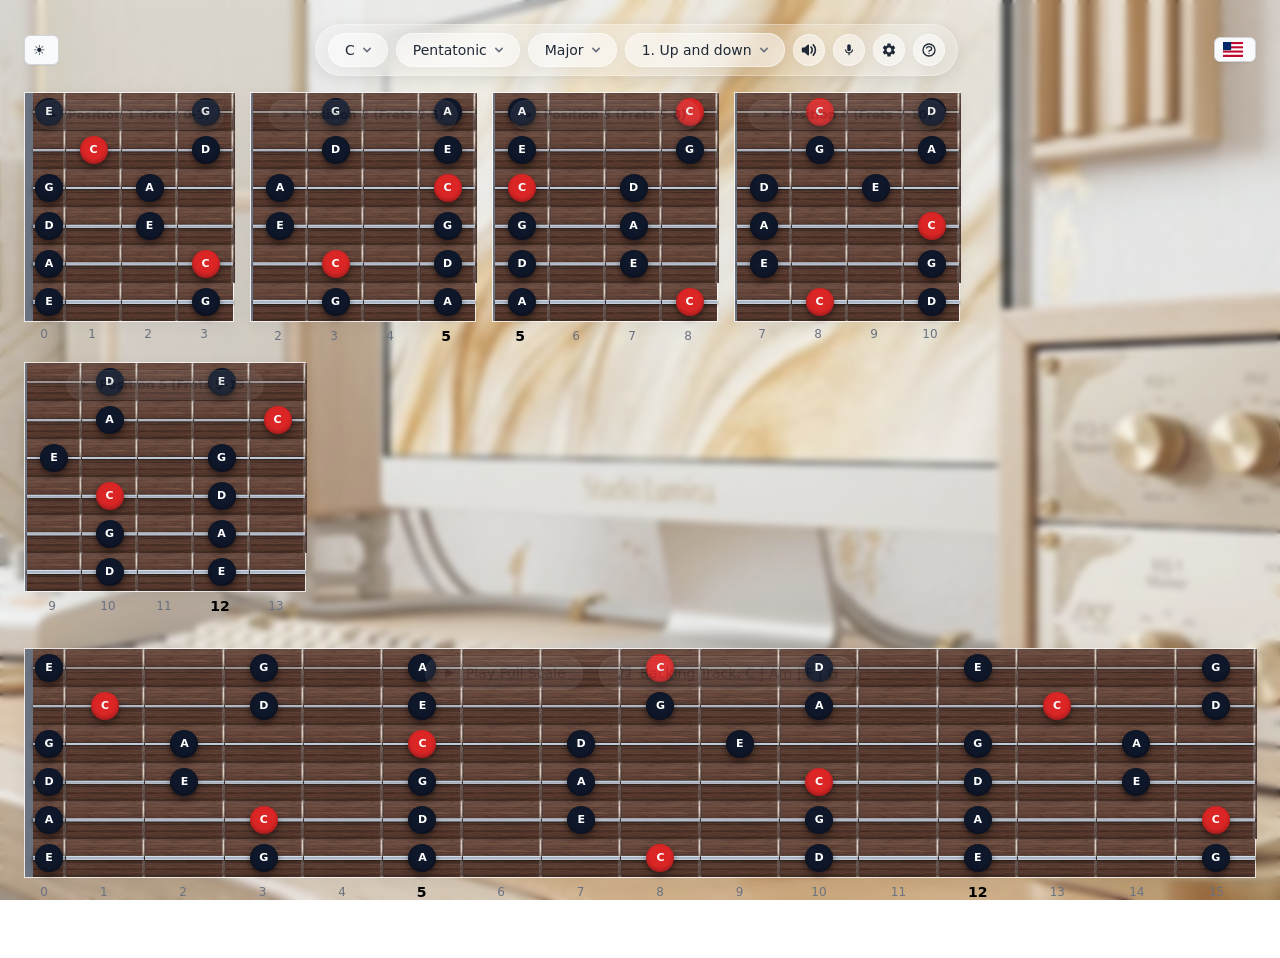
<file: index.html>
<!DOCTYPE html>
<html lang="pt-BR">
<head>
    <meta charset="UTF-8">
    <meta name="viewport" content="width=device-width, initial-scale=1.0">
    <title>Tutor de Escalas</title>
    
    <link rel="stylesheet" href="css/base.css">
    <link rel="stylesheet" href="css/fretboard.css">
    <link rel="stylesheet" href="css/ui.css">
    <link rel="stylesheet" href="css/themes.css">
</head>

<body class="p-6 max-w-[1400px] mx-auto relative min-h-screen" data-skin="light">

    <div id="view-modals"></div>
    <div id="help-container"></div>
    
    <div id="view-topbar" class="relative flex flex-wrap items-center justify-between mb-4 z-[100] gap-4 w-full"></div>
    
    <div id="secondary-controls" class="flex flex-wrap justify-center items-center mb-8 relative z-50 hidden"></div>
    
    <div id="positions-container" class="flex flex-wrap justify-start gap-4 md:gap-6 mb-8" dir="ltr"></div>

    <div class="mb-8 overflow-x-auto hide-scrollbar">
         <div id="main-fretboard-container" class="min-w-[900px] flex flex-col relative">
            <div id="view-floating-play" class="floating-play-btn flex gap-4"></div>
            <div id="main-fretboard" dir="ltr"></div>
        </div>
    </div>

    <script src="js/ui/views/modals.js"></script>
    <script src="js/ui/views/topbar.js"></script>
    <script src="js/ui/views/secondary.js"></script>
    <script src="js/ui/views/floating.js"></script>

    <script src="js/data/flags.js"></script>
    <script src="js/data/consts.js"></script>
    <script src="js/music/audio.js"></script>
    <script src="js/music/theory.js"></script>
    
    <script src="js/music/sequencer.js"></script>
    <script src="js/music/backingtrack.js"></script>
    
    <script src="js/music/pitch.js"></script> 
    <script src="js/music/mic.js"></script>
    
    <script src="js/ui/i18n.js"></script>
    <script src="js/ui/render.js"></script>
    <script src="js/ui/layout.js"></script>
    <script src="js/ui/ui.js"></script>
    <script src="js/ui/mic_feedback.js"></script>
    <script src="js/ui/mic_score.js"></script>
    <script src="js/ui/mic_ui.js"></script>
    <script src="js/ui/observer.js"></script>
    <script src="js/ui/events.js"></script>
    <script src="js/core/stats.js"></script>

    <script src="js/app.js"></script>
</body>
</html>
</file>
<file: css/base.css>
/* ==========================================================================
   CSS BASE & RESET
   ========================================================================== */

*, ::before, ::after { box-sizing: border-box; margin: 0; padding: 0; border-width: 0; border-style: solid; border-color: currentColor; }
html { font-family: -apple-system, BlinkMacSystemFont, "Segoe UI", Roboto, Helvetica, Arial, sans-serif; line-height: 1.5; }

body { 
    margin: 0;
    font-family: ui-sans-serif, system-ui, -apple-system, BlinkMacSystemFont, "Segoe UI", Roboto, "Helvetica Neue", Arial, sans-serif;
}

button, input, select { font-family: inherit; font-size: 100%; margin: 0; outline: none; }
button { cursor: pointer; background-color: transparent; }
a { text-decoration: inherit; color: inherit; }
svg { display: block; } /* WARNING CORRIGIDO AQUI */

/* ==========================================================================
   CLASSES UTILITÁRIAS (Sistema Grid e Layout)
   ========================================================================== */
.flex { display: flex; } .grid { display: grid; } .hidden { display: none !important; } .block { display: block; }
.inline-block { display: inline-block; } .inline-flex { display: inline-flex; }
.flex-col { flex-direction: column; } .flex-row { flex-direction: row; } .flex-wrap { flex-wrap: wrap; }
.items-center { align-items: center; } .items-end { align-items: flex-end; }
.justify-center { justify-content: center; } .justify-between { justify-content: space-between; } .justify-end { justify-content: flex-end; } .justify-start { justify-content: flex-start; }
.gap-1 { gap: 0.25rem; } .gap-2 { gap: 0.5rem; } .gap-3 { gap: 0.75rem; } .gap-4 { gap: 1rem; } .gap-6 { gap: 1.5rem; }
.flex-1 { flex: 1 1 0%; } .flex-none { flex: none; } .flex-shrink-0 { flex-shrink: 0; }

.w-full { width: 100%; } .w-4 { width: 1rem; } .h-4 { height: 1rem; } .w-5 { width: 1.25rem; } .h-5 { height: 1.25rem; }
.w-8 { width: 2rem; } .h-8 { height: 2rem; } .w-10 { width: 2.5rem; } .h-10 { height: 2.5rem; }
.w-12 { width: 3rem; } .w-16 { width: 4rem; } .w-20 { width: 5rem; } .w-32 { width: 8rem; } .w-36 { width: 9rem; } .w-44 { width: 11rem; } .w-48 { width: 12rem; } .w-64 { width: 16rem; }
.min-w-\[900px\] { min-width: 900px; } .min-h-\[38px\] { min-height: 38px; }
.max-w-\[1400px\] { max-width: 1400px; } .min-h-screen { min-height: 100vh; }
.inset-0 { top: 0; right: 0; bottom: 0; left: 0; } .inset-y-0 { top: 0; bottom: 0; }
.transform { transform: translate(var(--tw-translate-x), var(--tw-translate-y)) rotate(var(--tw-rotate)) skewX(var(--tw-skew-x)) skewY(var(--tw-skew-y)) scaleX(var(--tw-scale-x)) scaleY(var(--tw-scale-y)); }
.-translate-y-1\/2 { --tw-translate-y: -50%; }

.mx-auto { margin-left: auto; margin-right: auto; }
.mb-1 { margin-bottom: 0.25rem; } .mb-2 { margin-bottom: 0.5rem; } .mb-4 { margin-bottom: 1rem; } .mb-8 { margin-bottom: 2rem; } .mb-10 { margin-bottom: 2.5rem; }
.mt-1 { margin-top: 0.25rem; } .mt-3 { margin-top: 0.75rem; } .mt-4 { margin-top: 1rem; } .mt-12 { margin-top: 3rem; }
.ml-2 { margin-left: 0.5rem; } .ml-0\.5 { margin-left: 0.125rem; } .mr-2 { margin-right: 0.5rem; }
.p-5 { padding: 1.25rem; } .p-6 { padding: 1.5rem; } .pb-4 { padding-bottom: 1rem; }
.px-1 { padding-left: 0.25rem; padding-right: 0.25rem; } .px-2 { padding-left: 0.5rem; padding-right: 0.5rem; }
.px-3 { padding-left: 0.75rem; padding-right: 0.75rem; } .px-4 { padding-left: 1rem; padding-right: 1rem; }
.py-1 { padding-top: 0.25rem; padding-bottom: 0.25rem; } .py-1\.5 { padding-top: 0.375rem; padding-bottom: 0.375rem; }
.pr-8 { padding-right: 2rem; }

.text-xs { font-size: 0.75rem; line-height: 1rem; } .text-sm { font-size: 0.875rem; line-height: 1.25rem; }
.text-base { font-size: 1rem; line-height: 1.5rem; } .text-xl { font-size: 1.25rem; line-height: 1.75rem; }
.text-2xl { font-size: 1.5rem; line-height: 2rem; } .text-3xl { font-size: 1.875rem; line-height: 2.25rem; }
.text-4xl { font-size: 2.25rem; line-height: 2.5rem; }
.font-normal { font-weight: 400; } .font-medium { font-weight: 500; } .font-semibold { font-weight: 600; } .font-bold { font-weight: 700; }
.text-center { text-align: center; } .uppercase { text-transform: uppercase; } .whitespace-nowrap { white-space: nowrap; }

.relative { position: relative; } .absolute { position: absolute; } .top-0 { top: 0; } .right-0 { right: 0; }
.origin-top-right { transform-origin: top right; } .origin-top-left { transform-origin: top left; } .z-50 { z-index: 50; } .z-\[100\] { z-index: 100; }
.pointer-events-none { pointer-events: none; } .opacity-0 { opacity: 0; }

.bg-white { background-color: #ffffff; } .bg-gray-50 { background-color: #f9fafb; } .bg-gray-100 { background-color: #f3f4f6; }
.bg-gray-200 { background-color: #e5e7eb; } .bg-gray-300 { background-color: #d1d5db; } .bg-blue-50 { background-color: #eff6ff; }
.bg-blue-500 { background-color: #3b82f6; } .bg-blue-600 { background-color: #2563eb; } .bg-red-50 { background-color: #fef2f2; } 

.bg-red-600 { background-color: #dc2626 !important; } 
.bg-black { background-color: #0f172a !important; }

.text-gray-500 { color: #6b7280; } .text-gray-600 { color: #4b5563; } .text-gray-700 { color: #374151; }
.text-gray-800 { color: #1f2937; } .text-black { color: #000000; } .text-white { color: #ffffff; }
.text-blue-500 { color: #3b82f6; } .text-blue-600 { color: #2563eb; } .text-blue-700 { color: #1d4ed8; } .text-blue-900 { color: #1e3a8a; } .text-red-700 { color: #b91c1c; }
.border { border-width: 1px; } .border-t { border-top-width: 1px; } .border-b { border-bottom-width: 1px; }
.border-l { border-left-width: 1px; } .border-r { border-right-width: 1px; } .border-l-2 { border-left-width: 2px; } .border-l-8 { border-left-width: 8px; }
.border-gray-100 { border-color: #f3f4f6; } .border-gray-200 { border-color: #e5e7eb; } .border-gray-300 { border-color: #d1d5db; }
.border-gray-400 { border-color: #9ca3af; } .border-gray-500 { border-color: #6b7280; } .border-gray-600 { border-color: #4b5563; }
.border-blue-200 { border-color: #bfdbfe; } .border-red-200 { border-color: #fecaca; }

.rounded { border-radius: 0.25rem; } .rounded-sm { border-radius: 0.125rem; } .rounded-md { border-radius: 0.375rem; }
.rounded-lg { border-radius: 0.5rem; } .rounded-full { border-radius: 9999px; }
.shadow-sm { box-shadow: 0 1px 2px 0 rgba(0, 0, 0, 0.05); } .shadow-lg { box-shadow: 0 10px 15px -3px rgba(0, 0, 0, 0.1), 0 4px 6px -2px rgba(0, 0, 0, 0.05); }

.cursor-pointer { cursor: pointer; } .appearance-none { appearance: none; -webkit-appearance: none; }
.transition-colors { transition-property: color, background-color, border-color, fill, stroke; transition-duration: 150ms; }
.hover\:bg-gray-100:hover { background-color: #f3f4f6; } .hover\:bg-gray-200:hover { background-color: #e5e7eb; }

.hide-scrollbar { -ms-overflow-style: none; scrollbar-width: none; }
.hide-scrollbar::-webkit-scrollbar { display: none; }

@media (min-width: 768px) {
    .md\:flex-row { flex-direction: row; }
    .md\:grid-cols-2 { grid-template-columns: repeat(2, minmax(0, 1fr)); }
    .md\:w-auto { width: auto; }
    .md\:text-3xl { font-size: 1.875rem; line-height: 2.25rem; } .md\:text-4xl { font-size: 2.25rem; line-height: 2.5rem; }
    .md\:w-12 { width: 3rem; } .md\:h-12 { height: 3rem; }
    .md\:inline-block { display: inline-block !important; }
}
@media (min-width: 1024px) {
    .lg\:flex-row { flex-direction: row; }
    .lg\:grid-cols-5 { grid-template-columns: repeat(5, minmax(0, 1fr)); }
    .lg\:w-auto { width: auto; } .lg\:w-\[260px\] { width: 260px; }
    .lg\:justify-start { justify-content: flex-start; } .lg\:justify-end { justify-content: flex-end; }
    .lg\:block { display: block; }
}
</file>
<file: css/fretboard.css>
/* ==========================================================================
   BRAÇO DA GUITARRA (FRETBOARD)
   ========================================================================== */

.fretboard-container {
    display: flex; flex-direction: column; width: 100%;
    position: relative;
    border-radius: 4px;
    box-shadow: 0 10px 25px rgba(0,0,0,0.4); 
    overflow: hidden;
    background-color: #1e1e1e;
}

.string {
    display: flex; width: 100%; height: 34px; position: relative;
    z-index: 1; 
}

/* A MÁGICA DA TEXTURA: Célula de traste individual */
.fret, .fret-cell {
    position: relative; 
    z-index: auto !important; 
    display: flex; justify-content: center; align-items: center;
    border-right: none !important; 
    
    /* CORREÇÃO: Adicionado ../ antes de img/ */
    background-image: url('../img/fret.png') !important;
    background-size: 100% 100% !important;
    background-position: center !important;
    background-repeat: no-repeat !important;
    background-color: transparent !important; 
}

.fret::after, .fret-cell::after {
    content: '';
    position: absolute;
    top: 0; bottom: 0;
    right: -2px; 
    width: 4px; 
    
    /* CORREÇÃO: Adicionado ../ antes de img/ */
    background-image: url('../img/traste.png');
    background-size: 100% 100%;
    background-position: center;
    background-repeat: no-repeat;
    
    z-index: 4 !important; 
    pointer-events: none;
}

/* Pestana (Traste 0) */
.fret.fret-0, .fret-cell.fret-0 {
    border-right: 6px solid #cbd5e1 !important; 
    background-image: none !important;
    background-color: #f8fafc !important;
}

.fret.fret-0::after, .fret-cell.fret-0::after,
.fret:last-child::after, .fret-cell:last-child::after {
    display: none !important;
}

/* NUMERAÇÃO DOS TRASTES */
.fret-numbers {
    display: flex; width: 100%; height: 20px;
    font-size: 11px; color: #ffffff; font-weight: bold;
    text-shadow: 0 1px 3px rgba(0,0,0,0.8);
}
.fret-numbers > div {
    display: flex; justify-content: center; align-items: center;
}

/* CORDAS E ESPESSURAS */
.string-line {
    position: absolute; 
    left: 0; 
    right: 0 !important; 
    top: 50%; transform: translateY(-50%);
    background: linear-gradient(to bottom, #f1f5f9, #94a3b8, #e2e8f0) !important;
    z-index: 5 !important; 
    box-shadow: 0 1px 3px rgba(0,0,0,0.8) !important;
    pointer-events: none; 
    display: block !important; 
    height: 2px !important; 
}

.fret.fret-0 .string-line, .fret-cell.fret-0 .string-line {
    right: -6px !important;
}

.string:nth-of-type(1) .string-line, .string-1 .string-line { height: 1px !important; }
.string:nth-of-type(2) .string-line, .string-2 .string-line { height: 1.5px !important; }
.string:nth-of-type(3) .string-line, .string-3 .string-line { height: 2px !important; }
.string:nth-of-type(4) .string-line, .string-4 .string-line { height: 2.5px !important; }
.string:nth-of-type(5) .string-line, .string-5 .string-line { height: 3.2px !important; }
.string:nth-of-type(6) .string-line, .string-6 .string-line { height: 4.2px !important; }

/* NOTAS (DOTS), DIGITAÇÃO E ANIMAÇÕES */
.note-dot { 
    position: relative; 
    z-index: 10 !important; 
    width: 28px; 
    height: 28px; 
    border-radius: 50%; 
    display: flex; 
    align-items: center; justify-content: center; 
    color: white; 
    box-shadow: 0 3px 6px rgba(0,0,0,0.5), inset 0 -2px 4px rgba(0,0,0,0.3);
    transition: all 0.1s ease-in-out; 
}

.note-label {
    font-size: 11px; 
    font-weight: bold; 
    color: inherit; 
    z-index: 1; 
    pointer-events: none;
}

.finger-hint {
    position: absolute;
    bottom: -2px; 
    right: -2px; 
    width: 14px; 
    height: 14px; 
    background-color: white; 
    color: black; 
    border-radius: 50%;
    border: 1px solid rgba(0,0,0,0.5);
    display: flex; 
    align-items: center; 
    justify-content: center; 
    font-size: 9px; 
    font-weight: bold; 
    z-index: 2; 
    box-shadow: 0 1px 3px rgba(0,0,0,0.3);
    pointer-events: none;
}

.note-hidden { opacity: 0 !important; pointer-events: none; }

.playing-note { 
    box-shadow: 0 0 16px 8px rgba(250, 204, 21, 0.85) !important; 
    transform: scale(1.35) !important; 
    z-index: 30 !important; 
    border: 2px solid white !important; 
}

.tuning-dot { width: 24px; height: 24px; border-radius: 50%; background-color: #111827; color: white; display: flex; align-items: center; justify-content: center; font-size: 11px; font-weight: bold; }
</file>
<file: css/ui.css>
/* ==========================================================================
   CONTROLES DE UI, LAYOUTS ESPECÍFICOS & MODAIS
   ========================================================================== */

/* Inputs Numéricos e Selects com Seta Customizada */
select, input[type="number"] {
    background-image: url("data:image/svg+xml;charset=utf-8,%3Csvg xmlns='http://www.w3.org/2000/svg' fill='none' viewBox='0 0 20 20'%3E%3Cpath stroke='%236b7280' stroke-linecap='round' stroke-linejoin='round' stroke-width='1.5' d='m6 8 4 4 4-4'/%3E%3C/svg%3E");
    background-position: right .5rem center; background-repeat: no-repeat; background-size: 1.5em 1.5em;
}

input[type="number"] { 
    background-image: none; 
    -moz-appearance: textfield;
    appearance: textfield; /* WARNING CORRIGIDO AQUI */
}

input[type="number"]::-webkit-inner-spin-button, input[type="number"]::-webkit-outer-spin-button { 
    -webkit-appearance: none; 
    margin: 0;
}

[dir="rtl"] select { background-position: left .5rem center; }

/* ==========================================================================
   VISIBILIDADE E ANIMAÇÃO DOS CONTROLES SECUNDÁRIOS
   ========================================================================== */
#secondary-controls.hidden {
    display: none !important;
}

#secondary-controls {
    display: flex;
    animation: fadeIn 0.3s ease-out;
}

@keyframes fadeIn {
    from { opacity: 0; transform: translateY(-10px); }
    to { opacity: 1; transform: translateY(0); }
}

/* Estado ativo dos Botões Secundários */
#settings-btn.bg-blue-100,
#mic-btn.bg-blue-100 {
    background-color: rgba(59, 130, 246, 0.2) !important;
    border-color: rgba(59, 130, 246, 0.5) !important;
    color: #2563eb !important;
}

/* Botões Toggle (Switches - Desafio e Auto) */
.toggle-bg { position: relative; display: inline-block; width: 2.5rem; height: 1.25rem; background-color: #d1d5db; border-radius: 9999px; transition: background-color 0.2s; }
.toggle-bg::after { content: ''; position: absolute; top: 2px; left: 2px; width: 1rem; height: 1rem; background-color: #fff; border: 1px solid #d1d5db; border-radius: 9999px; transition: transform 0.2s;
}
input[type="checkbox"]:checked + .toggle-bg { background-color: #2563eb; }
input[type="checkbox"]:checked + .toggle-bg::after { transform: translateX(20px); border-color: #fff; }
input[type="checkbox"]:focus + .toggle-bg { box-shadow: 0 0 0 2px #fff, 0 0 0 4px #3b82f6; }
.sr-only { position: absolute; width: 1px; height: 1px; padding: 0; margin: -1px; overflow: hidden; clip: rect(0, 0, 0, 0); border: 0; }

/* Modo Gamificação (Oculta Notas) */
.challenge-hide-notes .note-dot:not(.playing-note) { opacity: 0.15; box-shadow: none; }

/* Layout em formato de Pílula (Glassmorphism) */
.pill-group {
    background-color: rgba(255, 255, 255, 0.15); 
    backdrop-filter: blur(12px);
    -webkit-backdrop-filter: blur(12px); 
    border: 1px solid rgba(255, 255, 255, 0.3); 
    border-radius: 50px; 
    padding: 8px 12px;
    box-shadow: 0 4px 15px rgba(0, 0, 0, 0.1); 
}

/* Alinhamento das Posições em Monitores Grandes */
@media (min-width: 1300px) {
    #positions-container {
        justify-content: space-between !important;
        width: 100% !important;
    }
}

/* ==========================================================================
   BOTÃO DE PLAY FLUTUANTE (OVERLAY NAS ESCALAS)
   ========================================================================== */
.floating-play-btn {
    position: absolute;
    top: 0.5rem; 
    left: 50%;
    transform: translateX(-50%);
    z-index: 40;
    opacity: 0.15; 
    transition: all 0.3s ease;
}

.floating-play-btn:hover {
    opacity: 1;
    transform: translateX(-50%) scale(1.05);
}
</file>
<file: css/themes.css>
/* ==========================================================================
   THEMES, SKINS & EFEITOS DE VIDRO (GLASSMORPHISM)
   ========================================================================== */

/* Transição do Background Dinâmico */
body { 
    background-size: cover;
    background-position: center;
    background-attachment: fixed;
    transition: background-image 0.5s ease-in-out, background-color 0.3s ease;
}

/* Filtros e Películas de Cor do Fundo */
body[data-skin="light"]::before {
    content: ''; position: fixed; inset: 0; z-index: -1;
    background-color: rgba(240, 248, 255, 0.15); 
    backdrop-filter: blur(3px); -webkit-backdrop-filter: blur(3px);
}
body[data-skin="dark"]::before {
    content: ''; position: fixed; inset: 0; z-index: -1;
    background-color: rgba(15, 23, 42, 0.45); 
    backdrop-filter: blur(4px); -webkit-backdrop-filter: blur(4px);
}
body[data-skin="vintage"]::before {
    content: ''; position: fixed; inset: 0; z-index: -1;
    background-color: rgba(222, 184, 135, 0.25); 
    backdrop-filter: blur(2px); -webkit-backdrop-filter: blur(2px);
}

/* Estilos de Vidro para Containers */
.bg-gray-100, .bg-blue-50, .bg-white {
    background-color: rgba(255, 255, 255, 0.45) !important; 
    backdrop-filter: blur(16px);
    border: 1px solid rgba(255, 255, 255, 0.5) !important;
    box-shadow: 0 4px 15px rgba(0,0,0,0.05);
}

/* Modal e Modificadores Dark Mode Genéricos */
#bt-modal > div {
    background-color: rgba(255, 255, 255, 0.6) !important; 
    backdrop-filter: blur(20px);
}
[data-skin="dark"] #bt-modal > div {
    background-color: rgba(30, 41, 59, 0.65) !important; 
}
[data-skin="dark"] .bg-gray-100, 
[data-skin="dark"] .bg-blue-50, 
[data-skin="dark"] .bg-white {
    background-color: rgba(30, 41, 59, 0.4) !important; 
    border: 1px solid rgba(255, 255, 255, 0.1) !important;
}
[data-skin="dark"] .fret-numbers {
    color: #ffffff; text-shadow: 0 1px 3px rgba(0,0,0,0.9);
}

/* ==========================================================================
   SKINS CUSTOMIZADAS ESPECÍFICAS
   ========================================================================== */

/* 1. Skin: Light */
/* CORREÇÃO: Adicionado ../ antes de img/ */
body[data-skin="light"] { 
    color: #333; 
    background-image: url('../img/escalas-fundo-claro.jpg');
}

/* 2. Skin: Dark */
/* CORREÇÃO: Adicionado ../ antes de img/ */
body[data-skin="dark"] { 
    color: #e0e0e0; 
    background-image: url('../img/escalas-fundo-escuro.jpg');
}
body[data-skin="dark"] select, body[data-skin="dark"] input { background-color: #2c2c2c !important; color: #ffffff !important; border-color: #444 !important; }
body[data-skin="dark"] .note-dot.bg-gray-300 { background-color: #333 !important; color: #666 !important; border-color: #444 !important; }

/* Botões Neon (Modo Escuro) */
[data-skin="dark"] .bg-gray-100,
[data-skin="dark"] .bg-white.border-gray-300 { background-color: #172554 !important; }
[data-skin="dark"] .hover\:bg-gray-200:hover,
[data-skin="dark"] .bg-gray-200 { background-color: #1e3a8a !important; }
[data-skin="dark"] .bg-gray-200\/50 { background-color: rgba(30, 58, 138, 0.5) !important; }
[data-skin="dark"] .border-gray-300 { border-color: #2563eb !important; }
[data-skin="dark"] .text-gray-800, [data-skin="dark"] .text-gray-700 { color: #bfdbfe !important; }
[data-skin="dark"] .text-gray-500, [data-skin="dark"] .text-gray-600 { color: #60a5fa !important; }
[data-skin="dark"] .bg-red-50 { background-color: #450a0a !important; }
[data-skin="dark"] .text-red-700 { color: #fca5a5 !important; }
[data-skin="dark"] .border-red-200 { border-color: #dc2626 !important; }

/* 3. Skin: Vintage */
/* CORREÇÃO: Adicionado ../ antes de img/ */
body[data-skin="vintage"] { 
    color: #4a3b2c; 
    background-image: url('../img/escalas-fundo-vintage.jpg');
}
body[data-skin="vintage"] select, body[data-skin="vintage"] input { background-color: #f9f4e8 !important; color: #3d2b1f !important; border-color: #d8c8b8 !important; }
body[data-skin="vintage"] .text-gray-500, body[data-skin="vintage"] .text-gray-600, body[data-skin="vintage"] .text-gray-700, body[data-skin="vintage"] .text-gray-800, body[data-skin="vintage"] .text-black { color: #6b5b4b !important; }
body[data-skin="vintage"] .border-gray-400, body[data-skin="vintage"] .border-gray-100, body[data-skin="vintage"] .border-gray-200 { border-color: #d8c8b8 !important; }
body[data-skin="vintage"] .border-gray-500, body[data-skin="vintage"] .border-gray-600 { border-color: #b8a898 !important; }
body[data-skin="vintage"] .bg-gray-200 { background-color: #eaddc5 !important; }
body[data-skin="vintage"] .note-dot.bg-black, body[data-skin="vintage"] .tuning-dot { background-color: #3d2b1f !important; }
body[data-skin="vintage"] .note-dot.bg-red-600 { background-color: #c24127 !important; }
body[data-skin="vintage"] .note-dot.bg-gray-300 { background-color: #eaddc5 !important; color: #a89f91 !important; border-color: #d8c8b8 !important; }
body[data-skin="vintage"] .bg-blue-50 { background-color: #e6e1c5 !important; color: #5c4b37 !important; border-color: #d8c8b8 !important; }
body[data-skin="vintage"] .bg-red-50 { background-color: #e6c5c5 !important; color: #7a3b3b !important; border-color: #d8b8b8 !important; }
body[data-skin="vintage"] .text-blue-600 { color: #8b5a2b !important; }
</file>
